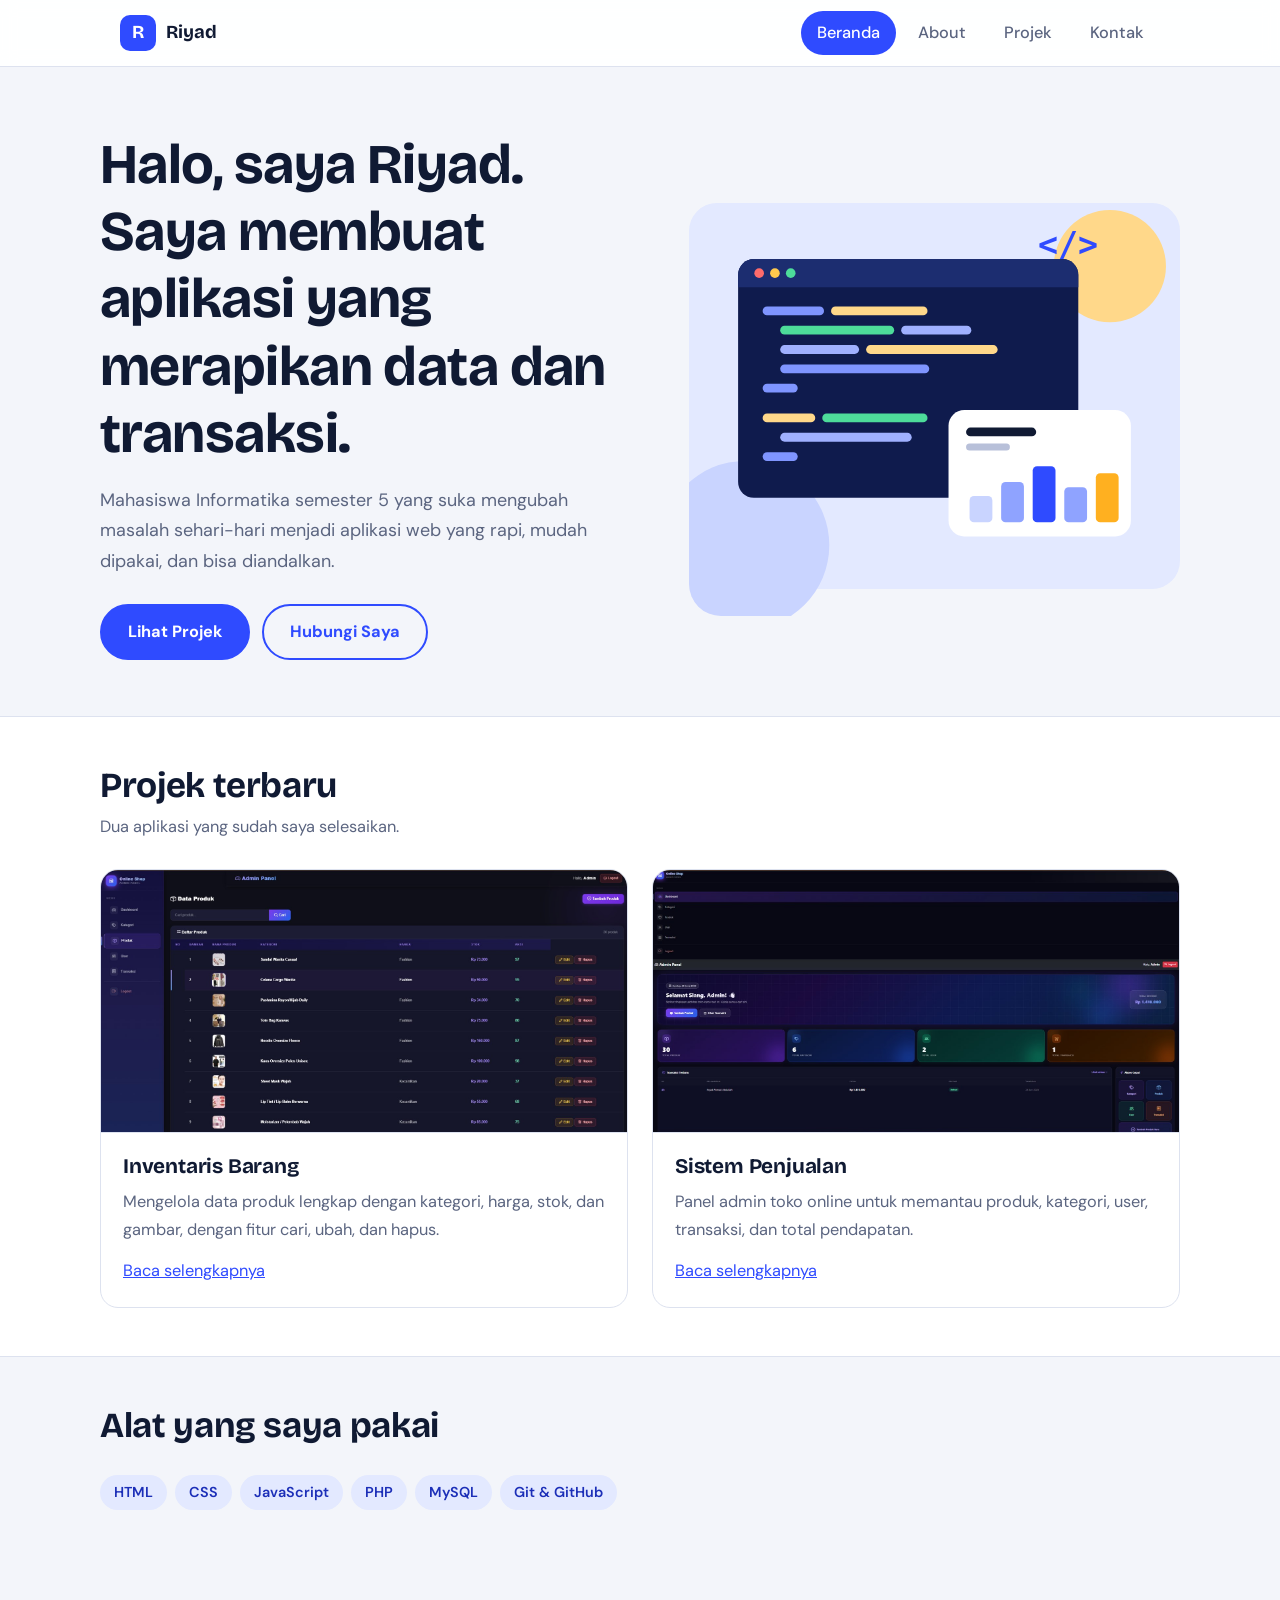
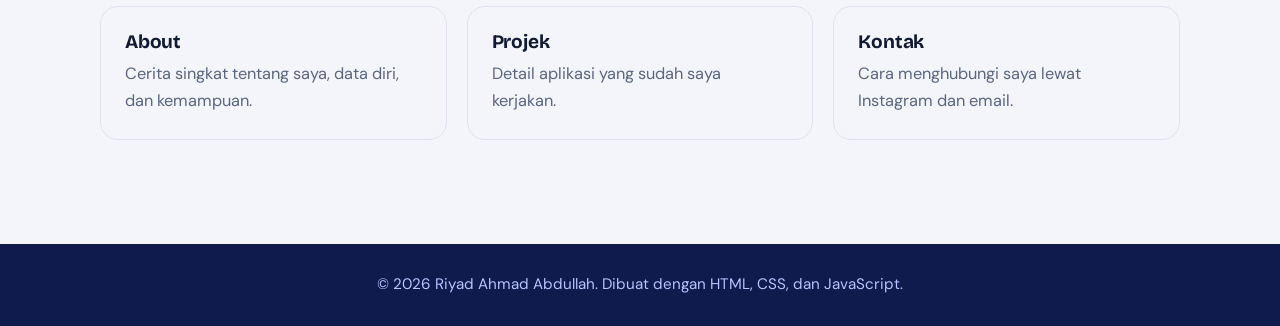
<file: index.html>
<!DOCTYPE html>
<html lang="id">
<head>
  <meta charset="UTF-8">
  <meta name="viewport" content="width=device-width, initial-scale=1.0">
  <title>Beranda | Riyad Ahmad Abdullah</title>
  <meta name="description" content="Portofolio Riyad Ahmad Abdullah, mahasiswa Informatika.">
  <link rel="preconnect" href="https://fonts.googleapis.com">
  <link rel="preconnect" href="https://fonts.gstatic.com" crossorigin>
  <link href="https://fonts.googleapis.com/css2?family=Bricolage+Grotesque:wght@500;700&family=DM+Sans:wght@400;500;700&display=swap" rel="stylesheet">
  <link rel="stylesheet" href="style/style.css">
</head>
<body>

  <header class="topbar">
    <div class="wrap bar">
      <a class="brand" href="index.html"><span class="logo">R</span> Riyad</a>
      <button class="burger" aria-label="Buka menu" aria-expanded="false" aria-controls="menu">
        <span></span><span></span><span></span>
      </button>
      <nav id="menu" aria-label="Menu utama">
        <ul>
          <li><a href="index.html" aria-current="page">Beranda</a></li>
          <li><a href="about.html">About</a></li>
          <li><a href="projek.html">Projek</a></li>
          <li><a href="kontak.html">Kontak</a></li>
        </ul>
      </nav>
    </div>
  </header>

  <main>
    <section class="wrap hero">
      <div>
        <h1>Halo, saya Riyad. Saya membuat aplikasi yang merapikan data dan transaksi.</h1>
        <p>
          Mahasiswa Informatika semester 5 yang suka mengubah masalah sehari-hari
          menjadi aplikasi web yang rapi, mudah dipakai, dan bisa diandalkan.
        </p>
        <div class="aksi">
          <a class="btn" href="projek.html">Lihat Projek</a>
          <a class="btn ghost" href="kontak.html">Hubungi Saya</a>
        </div>
      </div>
      <img src="images/hero.svg" alt="Ilustrasi jendela kode dan grafik" width="560" height="440">
    </section>

    <section class="band">
      <div class="wrap section">
        <div class="section-head">
          <h2>Projek terbaru</h2>
          <p>Dua aplikasi yang sudah saya selesaikan.</p>
        </div>
        <div class="cards">
          <article class="card">
            <img src="images/proj-inventaris.jpg" alt="Halaman Data Produk pada aplikasi inventaris barang">
            <div class="isi">
              <h3>Inventaris Barang</h3>
              <p>Mengelola data produk lengkap dengan kategori, harga, stok, dan gambar, dengan fitur cari, ubah, dan hapus.</p>
              <a href="projek.html#inventaris">Baca selengkapnya</a>
            </div>
          </article>
          <article class="card">
            <img src="images/proj-penjualan.jpg" alt="Dashboard admin pada sistem penjualan Online Shop">
            <div class="isi">
              <h3>Sistem Penjualan</h3>
              <p>Panel admin toko online untuk memantau produk, kategori, user, transaksi, dan total pendapatan.</p>
              <a href="projek.html#penjualan">Baca selengkapnya</a>
            </div>
          </article>
        </div>
      </div>
    </section>

    <section class="wrap section">
      <div class="section-head">
        <h2>Alat yang saya pakai</h2>
      </div>
      <ul class="chips">
        <li>HTML</li><li>CSS</li><li>JavaScript</li><li>PHP</li><li>MySQL</li><li>Git &amp; GitHub</li>
      </ul>
    </section>

    <section class="wrap section">
      <div class="jalan">
        <a href="about.html">
          <h3>About</h3>
          <p>Cerita singkat tentang saya, data diri, dan kemampuan.</p>
        </a>
        <a href="projek.html">
          <h3>Projek</h3>
          <p>Detail aplikasi yang sudah saya kerjakan.</p>
        </a>
        <a href="kontak.html">
          <h3>Kontak</h3>
          <p>Cara menghubungi saya lewat Instagram dan email.</p>
        </a>
      </div>
    </section>
  </main>

  <footer>
    <div class="wrap">&copy; <span id="tahun">2026</span> Riyad Ahmad Abdullah. Dibuat dengan HTML, CSS, dan JavaScript.</div>
  </footer>

  <script src="js/script.js"></script>
</body>
</html>
</file>
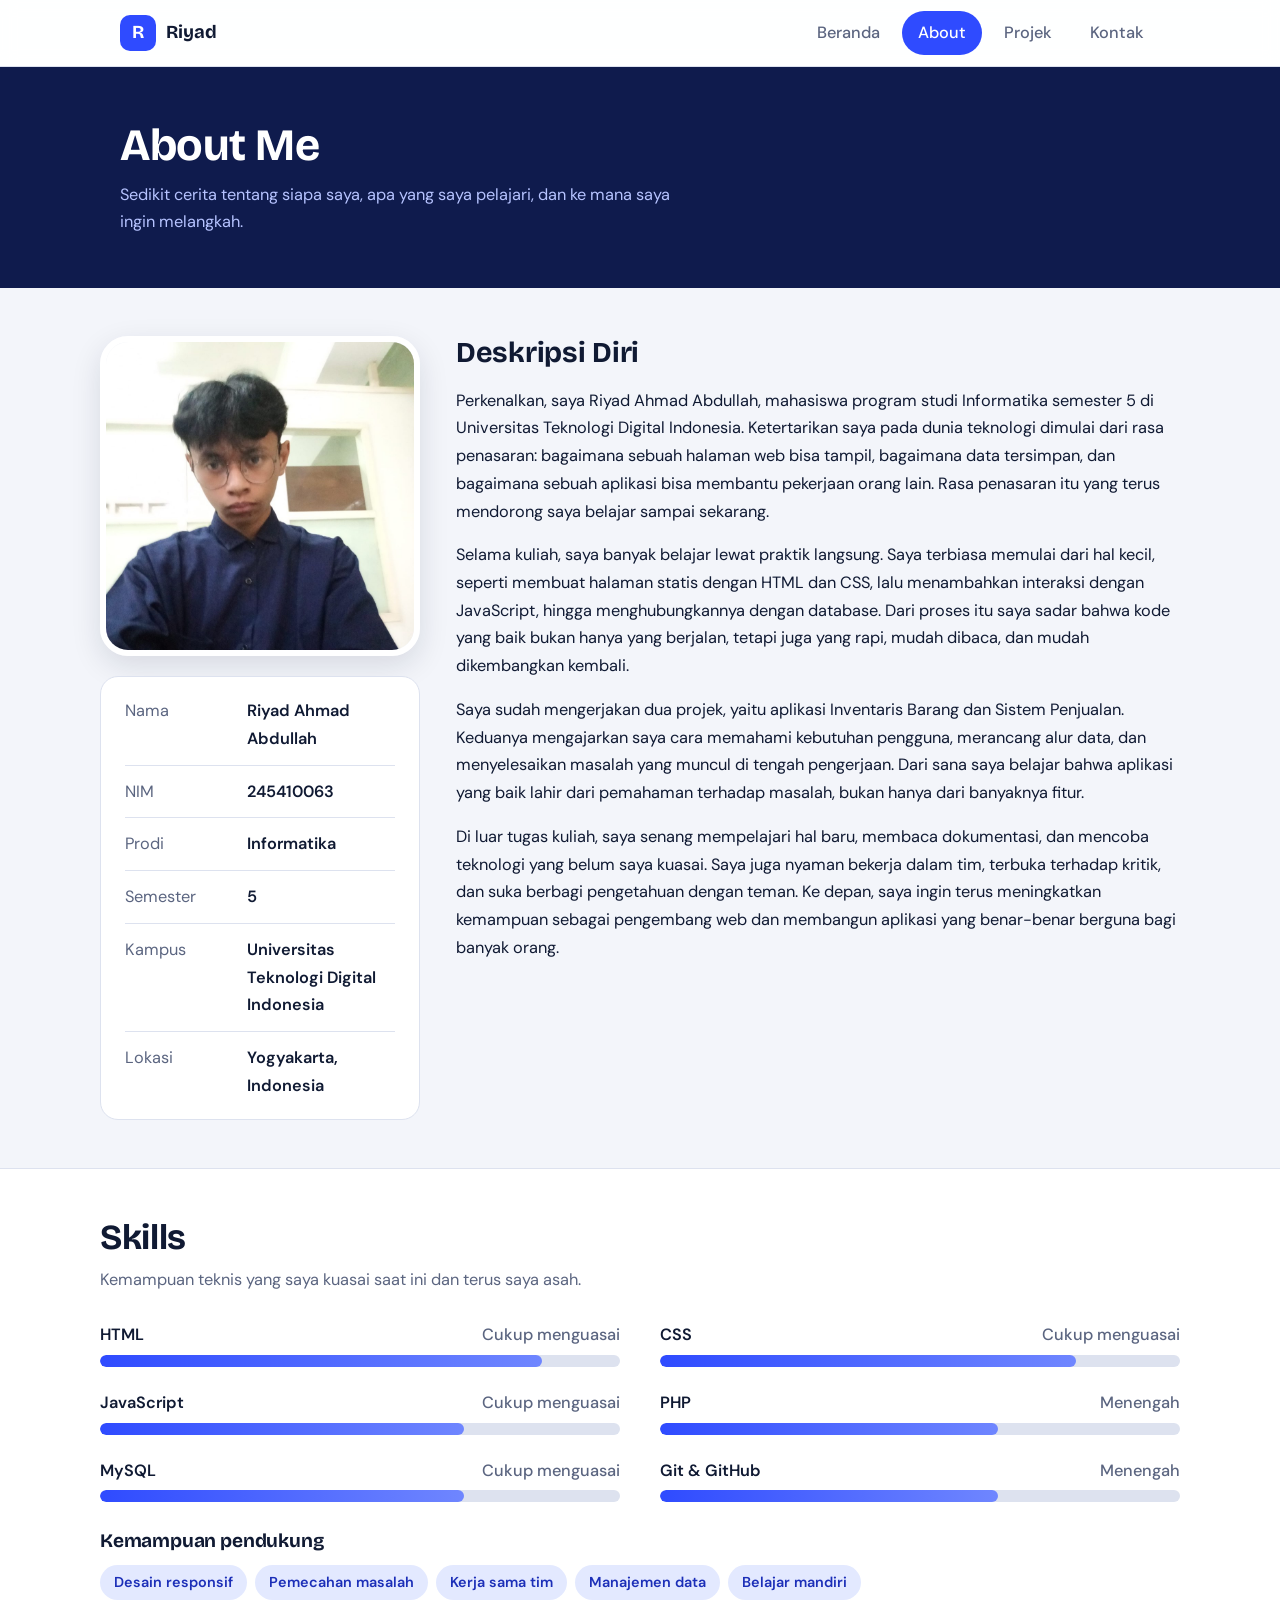
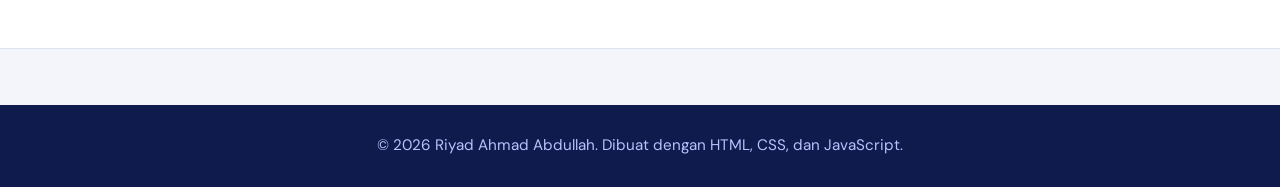
<file: about.html>
<!DOCTYPE html>
<html lang="id">
<head>
  <meta charset="UTF-8">
  <meta name="viewport" content="width=device-width, initial-scale=1.0">
  <title>About | Riyad Ahmad Abdullah</title>
  <meta name="description" content="Portofolio Riyad Ahmad Abdullah, mahasiswa Informatika.">
  <link rel="preconnect" href="https://fonts.googleapis.com">
  <link rel="preconnect" href="https://fonts.gstatic.com" crossorigin>
  <link href="https://fonts.googleapis.com/css2?family=Bricolage+Grotesque:wght@500;700&family=DM+Sans:wght@400;500;700&display=swap" rel="stylesheet">
  <link rel="stylesheet" href="style/style.css">
</head>
<body>

  <header class="topbar">
    <div class="wrap bar">
      <a class="brand" href="index.html"><span class="logo">R</span> Riyad</a>
      <button class="burger" aria-label="Buka menu" aria-expanded="false" aria-controls="menu">
        <span></span><span></span><span></span>
      </button>
      <nav id="menu" aria-label="Menu utama">
        <ul>
          <li><a href="index.html">Beranda</a></li>
          <li><a href="about.html" aria-current="page">About</a></li>
          <li><a href="projek.html">Projek</a></li>
          <li><a href="kontak.html">Kontak</a></li>
        </ul>
      </nav>
    </div>
  </header>

  <main>
    <section class="judul-halaman">
      <div class="wrap">
        <h1>About Me</h1>
        <p>Sedikit cerita tentang siapa saya, apa yang saya pelajari, dan ke mana saya ingin melangkah.</p>
      </div>
    </section>

    <section class="wrap section">
      <div class="profil">
        <div>
          <div class="foto">
            <!-- Simpan foto Anda sebagai images/foto.jpg. Jika belum ada, gambar avatar dipakai. -->
            <img src="images/foto.jpg" alt="Foto Riyad Ahmad Abdullah"
                 onerror="this.onerror=null;this.src='images/avatar.svg'">
          </div>
          <dl class="data">
            <div><dt>Nama</dt><dd>Riyad Ahmad Abdullah</dd></div>
            <div><dt>NIM</dt><dd>245410063</dd></div>
            <div><dt>Prodi</dt><dd>Informatika</dd></div>
            <div><dt>Semester</dt><dd>5</dd></div>
            <div><dt>Kampus</dt><dd>Universitas Teknologi Digital Indonesia</dd></div>
            <div><dt>Lokasi</dt><dd>Yogyakarta, Indonesia</dd></div>
          </dl>
        </div>

        <div class="cerita">
          <h2>Deskripsi Diri</h2>
          <p>
            Perkenalkan, saya Riyad Ahmad Abdullah, mahasiswa program studi
            Informatika semester 5 di Universitas Teknologi Digital Indonesia.
            Ketertarikan saya pada dunia teknologi dimulai dari rasa penasaran:
            bagaimana sebuah halaman web bisa tampil, bagaimana data tersimpan,
            dan bagaimana sebuah aplikasi bisa membantu pekerjaan orang lain.
            Rasa penasaran itu yang terus mendorong saya belajar sampai sekarang.
          </p>
          <p>
            Selama kuliah, saya banyak belajar lewat praktik langsung. Saya
            terbiasa memulai dari hal kecil, seperti membuat halaman statis dengan
            HTML dan CSS, lalu menambahkan interaksi dengan JavaScript, hingga
            menghubungkannya dengan database. Dari proses itu saya sadar bahwa
            kode yang baik bukan hanya yang berjalan, tetapi juga yang rapi,
            mudah dibaca, dan mudah dikembangkan kembali.
          </p>
          <p>
            Saya sudah mengerjakan dua projek, yaitu aplikasi Inventaris Barang
            dan Sistem Penjualan. Keduanya mengajarkan saya cara memahami
            kebutuhan pengguna, merancang alur data, dan menyelesaikan masalah
            yang muncul di tengah pengerjaan. Dari sana saya belajar bahwa
            aplikasi yang baik lahir dari pemahaman terhadap masalah, bukan
            hanya dari banyaknya fitur.
          </p>
          <p>
            Di luar tugas kuliah, saya senang mempelajari hal baru, membaca
            dokumentasi, dan mencoba teknologi yang belum saya kuasai. Saya juga
            nyaman bekerja dalam tim, terbuka terhadap kritik, dan suka berbagi
            pengetahuan dengan teman. Ke depan, saya ingin terus meningkatkan
            kemampuan sebagai pengembang web dan membangun aplikasi yang
            benar-benar berguna bagi banyak orang.
          </p>
        </div>
      </div>
    </section>

    <section class="band">
      <div class="wrap section">
        <div class="section-head">
          <h2>Skills</h2>
          <p>Kemampuan teknis yang saya kuasai saat ini dan terus saya asah.</p>
        </div>
        <div class="skills">
        <div class="skill">
          <div class="baris"><span>HTML</span><span>Cukup menguasai</span></div>
          <div class="track" role="img" aria-label="HTML: 85 persen"><span data-level="85"></span></div>
        </div>
        <div class="skill">
          <div class="baris"><span>CSS</span><span>Cukup menguasai</span></div>
          <div class="track" role="img" aria-label="CSS: 80 persen"><span data-level="80"></span></div>
        </div>
        <div class="skill">
          <div class="baris"><span>JavaScript</span><span>Cukup menguasai</span></div>
          <div class="track" role="img" aria-label="JavaScript: 70 persen"><span data-level="70"></span></div>
        </div>
        <div class="skill">
          <div class="baris"><span>PHP</span><span>Menengah</span></div>
          <div class="track" role="img" aria-label="PHP: 65 persen"><span data-level="65"></span></div>
        </div>
        <div class="skill">
          <div class="baris"><span>MySQL</span><span>Cukup menguasai</span></div>
          <div class="track" role="img" aria-label="MySQL: 70 persen"><span data-level="70"></span></div>
        </div>
        <div class="skill">
          <div class="baris"><span>Git &amp; GitHub</span><span>Menengah</span></div>
          <div class="track" role="img" aria-label="Git &amp; GitHub: 65 persen"><span data-level="65"></span></div>
        </div>
        </div>

        <div class="catatan">
          <h3>Kemampuan pendukung</h3>
          <ul class="chips">
            <li>Desain responsif</li><li>Pemecahan masalah</li><li>Kerja sama tim</li>
            <li>Manajemen data</li><li>Belajar mandiri</li>
          </ul>
        </div>
      </div>
    </section>
  </main>

  <footer>
    <div class="wrap">&copy; <span id="tahun">2026</span> Riyad Ahmad Abdullah. Dibuat dengan HTML, CSS, dan JavaScript.</div>
  </footer>

  <script src="js/script.js"></script>
</body>
</html>
</file>
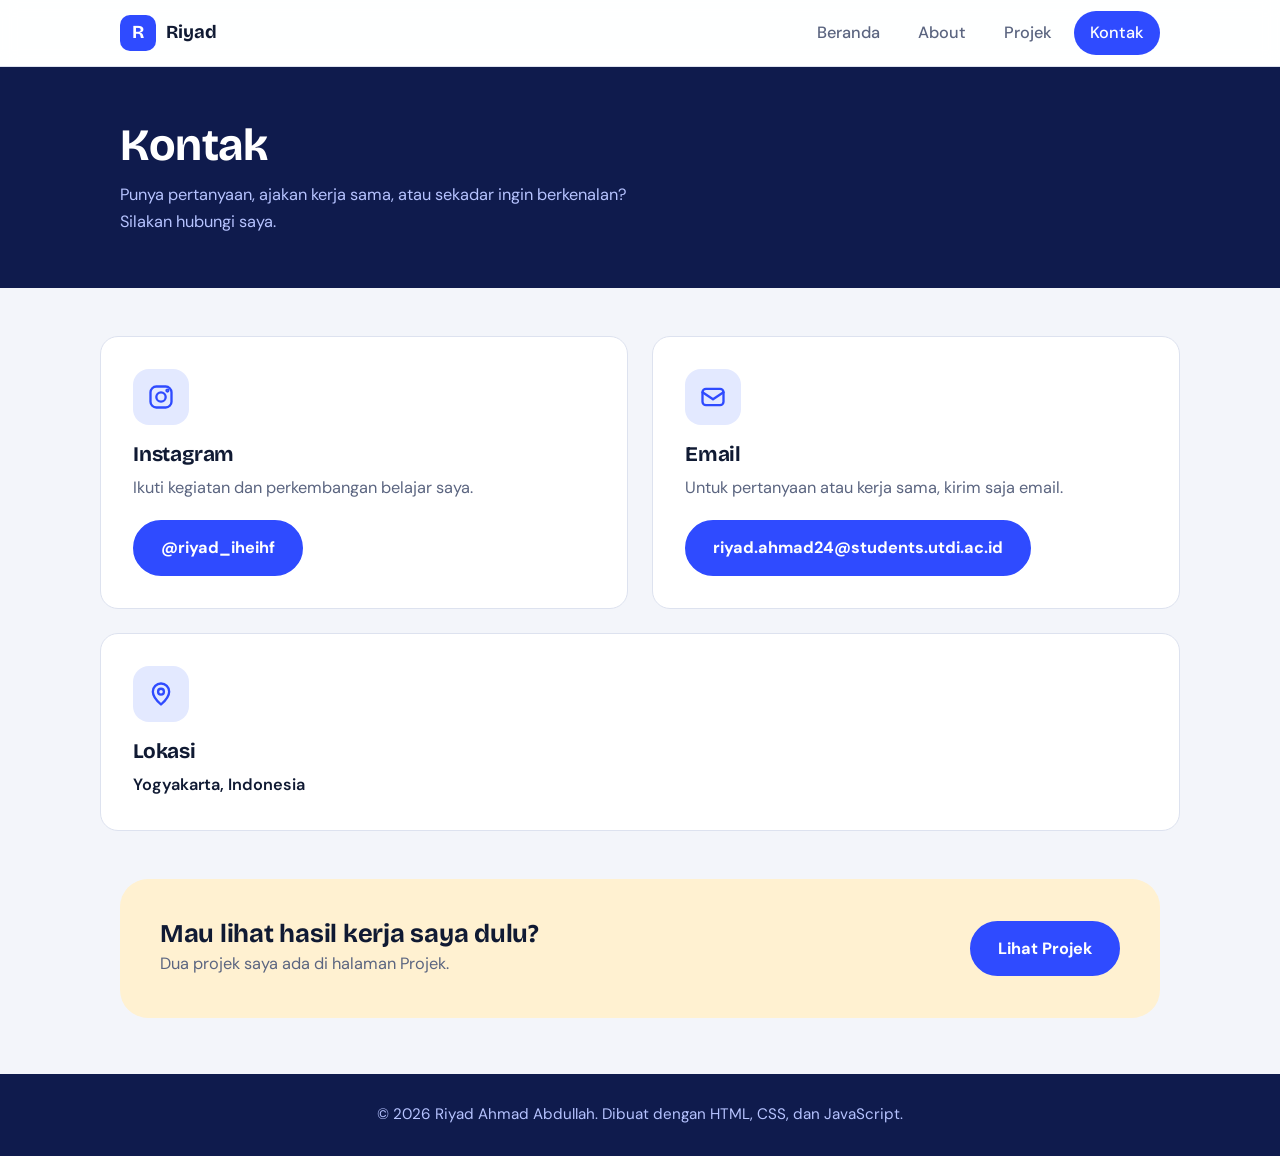
<file: kontak.html>
<!DOCTYPE html>
<html lang="id">
<head>
  <meta charset="UTF-8">
  <meta name="viewport" content="width=device-width, initial-scale=1.0">
  <title>Kontak | Riyad Ahmad Abdullah</title>
  <meta name="description" content="Portofolio Riyad Ahmad Abdullah, mahasiswa Informatika.">
  <link rel="preconnect" href="https://fonts.googleapis.com">
  <link rel="preconnect" href="https://fonts.gstatic.com" crossorigin>
  <link href="https://fonts.googleapis.com/css2?family=Bricolage+Grotesque:wght@500;700&family=DM+Sans:wght@400;500;700&display=swap" rel="stylesheet">
  <link rel="stylesheet" href="style/style.css">
</head>
<body>

  <header class="topbar">
    <div class="wrap bar">
      <a class="brand" href="index.html"><span class="logo">R</span> Riyad</a>
      <button class="burger" aria-label="Buka menu" aria-expanded="false" aria-controls="menu">
        <span></span><span></span><span></span>
      </button>
      <nav id="menu" aria-label="Menu utama">
        <ul>
          <li><a href="index.html">Beranda</a></li>
          <li><a href="about.html">About</a></li>
          <li><a href="projek.html">Projek</a></li>
          <li><a href="kontak.html" aria-current="page">Kontak</a></li>
        </ul>
      </nav>
    </div>
  </header>

  <main>
    <section class="judul-halaman">
      <div class="wrap">
        <h1>Kontak</h1>
        <p>Punya pertanyaan, ajakan kerja sama, atau sekadar ingin berkenalan? Silakan hubungi saya.</p>
      </div>
    </section>

    <section class="wrap section">
      <div class="kontak-grid">
        <div class="kontak-kartu">
          <div class="ikon" aria-hidden="true">
            <svg viewBox="0 0 24 24"><rect x="3" y="3" width="18" height="18" rx="5"/><circle cx="12" cy="12" r="4"/><circle cx="17.5" cy="6.5" r="0.8"/></svg>
          </div>
          <h3>Instagram</h3>
          <p>Ikuti kegiatan dan perkembangan belajar saya.</p>
          <a class="btn" href="https://instagram.com/riyad_iheihf" target="_blank" rel="noopener">@riyad_iheihf</a>
        </div>

        <div class="kontak-kartu">
          <div class="ikon" aria-hidden="true">
            <svg viewBox="0 0 24 24"><rect x="3" y="5" width="18" height="14" rx="3"/><path d="M3 8l9 6 9-6"/></svg>
          </div>
          <h3>Email</h3>
          <p>Untuk pertanyaan atau kerja sama, kirim saja email.</p>
          <a class="btn" href="mailto:riyad.ahmad24@students.utdi.ac.id">riyad.ahmad24@students.utdi.ac.id</a>
        </div>

        <div class="kontak-kartu lebar">
          <div class="ikon" aria-hidden="true">
            <svg viewBox="0 0 24 24"><path d="M12 21s-7-6.2-7-11a7 7 0 0 1 14 0c0 4.8-7 11-7 11z"/><circle cx="12" cy="10" r="2.5"/></svg>
          </div>
          <h3>Lokasi</h3>
          <p>Yogyakarta, Indonesia</p>
        </div>
      </div>
    </section>

    <section class="wrap">
      <div class="ajakan">
        <div>
          <h2>Mau lihat hasil kerja saya dulu?</h2>
          <p>Dua projek saya ada di halaman Projek.</p>
        </div>
        <a class="btn" href="projek.html">Lihat Projek</a>
      </div>
    </section>
  </main>

  <footer>
    <div class="wrap">&copy; <span id="tahun">2026</span> Riyad Ahmad Abdullah. Dibuat dengan HTML, CSS, dan JavaScript.</div>
  </footer>

  <script src="js/script.js"></script>
</body>
</html>
</file>
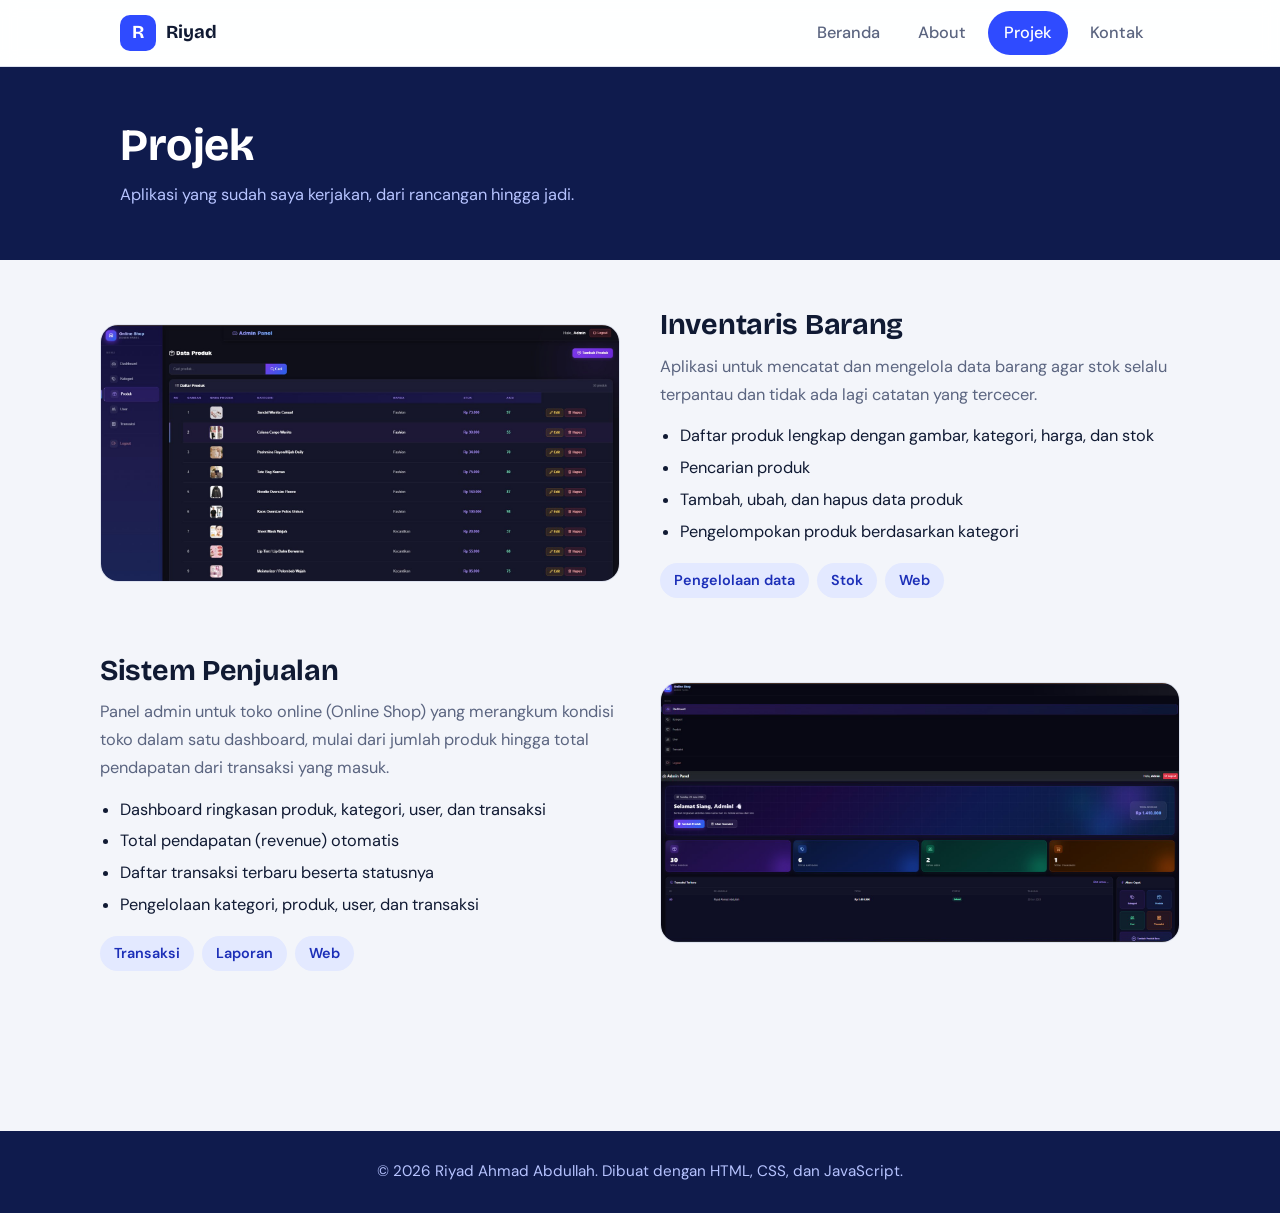
<file: projek.html>
<!DOCTYPE html>
<html lang="id">
<head>
  <meta charset="UTF-8">
  <meta name="viewport" content="width=device-width, initial-scale=1.0">
  <title>Projek | Riyad Ahmad Abdullah</title>
  <meta name="description" content="Portofolio Riyad Ahmad Abdullah, mahasiswa Informatika.">
  <link rel="preconnect" href="https://fonts.googleapis.com">
  <link rel="preconnect" href="https://fonts.gstatic.com" crossorigin>
  <link href="https://fonts.googleapis.com/css2?family=Bricolage+Grotesque:wght@500;700&family=DM+Sans:wght@400;500;700&display=swap" rel="stylesheet">
  <link rel="stylesheet" href="style/style.css">
</head>
<body>

  <header class="topbar">
    <div class="wrap bar">
      <a class="brand" href="index.html"><span class="logo">R</span> Riyad</a>
      <button class="burger" aria-label="Buka menu" aria-expanded="false" aria-controls="menu">
        <span></span><span></span><span></span>
      </button>
      <nav id="menu" aria-label="Menu utama">
        <ul>
          <li><a href="index.html">Beranda</a></li>
          <li><a href="about.html">About</a></li>
          <li><a href="projek.html" aria-current="page">Projek</a></li>
          <li><a href="kontak.html">Kontak</a></li>
        </ul>
      </nav>
    </div>
  </header>

  <main>
    <section class="judul-halaman">
      <div class="wrap">
        <h1>Projek</h1>
        <p>Aplikasi yang sudah saya kerjakan, dari rancangan hingga jadi.</p>
      </div>
    </section>

    <section class="wrap section">
      <article class="projek" id="inventaris">
        <div class="gambar">
          <img src="images/proj-inventaris.jpg" alt="Halaman Data Produk pada aplikasi inventaris barang">
        </div>
        <div>
          <h2>Inventaris Barang</h2>
          <p>
            Aplikasi untuk mencatat dan mengelola data barang agar stok selalu
            terpantau dan tidak ada lagi catatan yang tercecer.
          </p>
          <ul class="fitur">
            <li>Daftar produk lengkap dengan gambar, kategori, harga, dan stok</li>
            <li>Pencarian produk</li>
            <li>Tambah, ubah, dan hapus data produk</li>
            <li>Pengelompokan produk berdasarkan kategori</li>
          </ul>
          <ul class="chips">
            <li>Pengelolaan data</li><li>Stok</li><li>Web</li>
          </ul>
        </div>
      </article>

      <article class="projek" id="penjualan">
        <div class="gambar">
          <img src="images/proj-penjualan.jpg" alt="Dashboard admin pada sistem penjualan Online Shop">
        </div>
        <div>
          <h2>Sistem Penjualan</h2>
          <p>
            Panel admin untuk toko online (Online Shop) yang merangkum kondisi
            toko dalam satu dashboard, mulai dari jumlah produk hingga total
            pendapatan dari transaksi yang masuk.
          </p>
          <ul class="fitur">
            <li>Dashboard ringkasan produk, kategori, user, dan transaksi</li>
            <li>Total pendapatan (revenue) otomatis</li>
            <li>Daftar transaksi terbaru beserta statusnya</li>
            <li>Pengelolaan kategori, produk, user, dan transaksi</li>
          </ul>
          <ul class="chips">
            <li>Transaksi</li><li>Laporan</li><li>Web</li>
          </ul>
        </div>
      </article>
    </section>
  </main>

  <footer>
    <div class="wrap">&copy; <span id="tahun">2026</span> Riyad Ahmad Abdullah. Dibuat dengan HTML, CSS, dan JavaScript.</div>
  </footer>

  <script src="js/script.js"></script>
</body>
</html>
</file>
<file: style/style.css>
/* ============ Variabel warna & font ============ */
:root {
  --bg: #f3f5fa;
  --surface: #ffffff;
  --ink: #101a33;
  --muted: #5b6580;
  --line: #dde2ef;
  --brand: #2f4bff;
  --brand-dark: #1c2fb8;
  --brand-soft: #e3e9ff;
  --amber: #ffb020;
  --amber-soft: #fff1d1;
  --deep: #0f1b4d;
  --radius: 18px;
  --font-head: "Bricolage Grotesque", "Segoe UI", Arial, sans-serif;
  --font-body: "DM Sans", "Segoe UI", Arial, sans-serif;
}

* { box-sizing: border-box; margin: 0; padding: 0; }

html { scroll-behavior: smooth; }

body {
  font-family: var(--font-body);
  background: var(--bg);
  color: var(--ink);
  line-height: 1.7;
  font-size: 1.02rem;
}

img { max-width: 100%; display: block; }
a { color: var(--brand); }

h1, h2, h3 {
  font-family: var(--font-head);
  line-height: 1.2;
  letter-spacing: -0.01em;
}

.wrap {
  max-width: 1080px;
  margin: 0 auto;
  padding: 0 20px;
}

:focus-visible {
  outline: 3px solid var(--amber);
  outline-offset: 3px;
}

/* ============ Navigasi ============ */
.topbar {
  position: sticky;
  top: 0;
  z-index: 10;
  background: rgba(255, 255, 255, 0.92);
  backdrop-filter: blur(8px);
  border-bottom: 1px solid var(--line);
}

.bar {
  display: flex;
  align-items: center;
  justify-content: space-between;
  min-height: 66px;
}

.brand {
  display: flex;
  align-items: center;
  gap: 10px;
  font-family: var(--font-head);
  font-weight: 700;
  font-size: 1.15rem;
  color: var(--ink);
  text-decoration: none;
}

.logo {
  display: grid;
  place-items: center;
  width: 36px;
  height: 36px;
  border-radius: 10px;
  background: var(--brand);
  color: #fff;
}

nav ul {
  list-style: none;
  display: flex;
  gap: 6px;
}

nav a {
  display: block;
  padding: 8px 16px;
  border-radius: 999px;
  color: var(--muted);
  text-decoration: none;
  font-weight: 500;
}

nav a:hover { color: var(--ink); background: var(--brand-soft); }

nav a[aria-current="page"] {
  background: var(--brand);
  color: #fff;
}

.burger {
  display: none;
  background: none;
  border: 0;
  padding: 8px;
  cursor: pointer;
}

.burger span {
  display: block;
  width: 24px;
  height: 3px;
  margin: 5px 0;
  background: var(--ink);
  border-radius: 2px;
}

/* ============ Tombol & chip ============ */
.btn {
  display: inline-block;
  padding: 12px 26px;
  border-radius: 999px;
  font-weight: 700;
  text-decoration: none;
  border: 2px solid var(--brand);
  background: var(--brand);
  color: #fff;
  transition: background 0.2s, color 0.2s;
}

.btn:hover { background: var(--brand-dark); border-color: var(--brand-dark); }

.btn.ghost { background: transparent; color: var(--brand); }
.btn.ghost:hover { background: var(--brand-soft); border-color: var(--brand); }

.chips {
  display: flex;
  flex-wrap: wrap;
  gap: 8px;
  list-style: none;
}

.chips li {
  padding: 5px 14px;
  border-radius: 999px;
  background: var(--brand-soft);
  color: var(--brand-dark);
  font-size: 0.9rem;
  font-weight: 600;
}

/* ============ Hero ============ */
.hero {
  display: grid;
  grid-template-columns: 1.1fr 1fr;
  gap: 48px;
  align-items: center;
  padding: 64px 0 56px;
}

.hero h1 {
  font-size: clamp(2.2rem, 5vw, 3.5rem);
  margin-bottom: 18px;
}

.hero p {
  color: var(--muted);
  font-size: 1.12rem;
  margin-bottom: 28px;
  max-width: 520px;
}

.hero .aksi { display: flex; gap: 12px; flex-wrap: wrap; }

.hero img { border-radius: 32px; width: 100%; }

/* ============ Bagian umum ============ */
.section { padding: 48px 0; }

.section-head { margin-bottom: 28px; }
.section-head h2 { font-size: clamp(1.6rem, 3.5vw, 2.2rem); }
.section-head p { color: var(--muted); margin-top: 6px; }

.band {
  background: var(--surface);
  border-top: 1px solid var(--line);
  border-bottom: 1px solid var(--line);
}

/* ============ Kartu projek ============ */
.cards {
  display: grid;
  grid-template-columns: repeat(2, 1fr);
  gap: 24px;
}

.card {
  background: var(--surface);
  border: 1px solid var(--line);
  border-radius: var(--radius);
  overflow: hidden;
}

.card img { width: 100%; aspect-ratio: 2 / 1; object-fit: cover; object-position: top left; border-bottom: 1px solid var(--line); }
.card .isi { padding: 22px; }
.card h3 { font-size: 1.3rem; margin-bottom: 8px; }
.card p { color: var(--muted); margin-bottom: 14px; }

/* ============ Jalan pintas halaman ============ */
.jalan {
  display: grid;
  grid-template-columns: repeat(3, 1fr);
  gap: 20px;
}

.jalan a {
  display: block;
  padding: 24px;
  border-radius: var(--radius);
  background: var(--bg);
  border: 1px solid var(--line);
  text-decoration: none;
  color: var(--ink);
  transition: border-color 0.2s, background 0.2s;
}

.jalan a:hover { border-color: var(--brand); background: var(--brand-soft); }
.jalan h3 { margin-bottom: 6px; }
.jalan p { color: var(--muted); }

/* ============ Judul halaman dalam ============ */
.judul-halaman {
  background: var(--deep);
  color: #fff;
  padding: 52px 0;
}

.judul-halaman h1 { font-size: clamp(2rem, 4.5vw, 2.8rem); }
.judul-halaman p { color: #b6c3ff; margin-top: 8px; max-width: 560px; }

/* ============ About ============ */
.profil {
  display: grid;
  grid-template-columns: 320px 1fr;
  gap: 36px;
  align-items: start;
}

.foto {
  border-radius: 28px;
  overflow: hidden;
  border: 6px solid var(--surface);
  box-shadow: 0 10px 30px rgba(16, 26, 51, 0.12);
}

.foto img { width: 100%; aspect-ratio: 1 / 1; object-fit: cover; object-position: 50% 22%; }

.data {
  background: var(--surface);
  border: 1px solid var(--line);
  border-radius: var(--radius);
  padding: 8px 24px;
  margin-top: 20px;
}

.data div {
  display: grid;
  grid-template-columns: 110px 1fr;
  gap: 12px;
  padding: 12px 0;
  border-bottom: 1px solid var(--line);
}

.data div:last-child { border-bottom: 0; }
.data dt { color: var(--muted); }
.data dd { font-weight: 600; }

.cerita h2 { font-size: 1.8rem; margin-bottom: 16px; }
.cerita p { margin-bottom: 16px; max-width: 68ch; }

/* ============ Skills ============ */
.skills {
  display: grid;
  grid-template-columns: repeat(2, 1fr);
  gap: 22px 40px;
}

.skill .baris {
  display: flex;
  justify-content: space-between;
  font-weight: 600;
  margin-bottom: 6px;
}

.skill .baris span:last-child { color: var(--muted); font-weight: 500; }

.track {
  height: 12px;
  border-radius: 999px;
  background: var(--line);
  overflow: hidden;
}

.track span {
  display: block;
  height: 100%;
  width: 0;
  border-radius: 999px;
  background: linear-gradient(90deg, var(--brand), #6f86ff);
  transition: width 1s ease;
}

.catatan { margin-top: 28px; }
.catatan h3 { margin-bottom: 12px; }

/* ============ Halaman projek ============ */
.projek {
  display: grid;
  grid-template-columns: 1fr 1fr;
  gap: 40px;
  align-items: center;
  margin-bottom: 56px;
}

.projek:nth-child(even) .gambar { order: 2; }

.projek .gambar img {
  border-radius: var(--radius);
  border: 1px solid var(--line);
  width: 100%;
}

.projek h2 { font-size: 1.8rem; margin-bottom: 10px; }
.projek p { color: var(--muted); margin-bottom: 14px; }
.projek ul.fitur { margin: 0 0 18px 20px; }
.projek ul.fitur li { margin-bottom: 4px; }

/* ============ Kontak ============ */
.kontak-grid {
  display: grid;
  grid-template-columns: repeat(2, 1fr);
  gap: 24px;
}

.kontak-kartu {
  background: var(--surface);
  border: 1px solid var(--line);
  border-radius: var(--radius);
  padding: 32px;
}

.ikon {
  display: grid;
  place-items: center;
  width: 56px;
  height: 56px;
  border-radius: 16px;
  background: var(--brand-soft);
  margin-bottom: 18px;
}

.ikon svg { width: 28px; height: 28px; stroke: var(--brand); fill: none; stroke-width: 2; stroke-linecap: round; stroke-linejoin: round; }

.kontak-kartu.lebar { grid-column: 1 / -1; }
.kontak-kartu .btn { overflow-wrap: anywhere; }
.kontak-kartu.lebar p { margin-bottom: 0; font-weight: 600; color: var(--ink); }
.kontak-kartu h3 { font-size: 1.3rem; margin-bottom: 6px; }
.kontak-kartu p { color: var(--muted); margin-bottom: 18px; }

/* ============ Ajakan di bawah ============ */
.ajakan {
  background: var(--amber-soft);
  border-radius: 28px;
  padding: 40px;
  display: flex;
  justify-content: space-between;
  align-items: center;
  gap: 24px;
  flex-wrap: wrap;
}

.ajakan h2 { font-size: 1.6rem; }
.ajakan p { color: var(--muted); }

/* ============ Footer ============ */
footer {
  margin-top: 56px;
  background: var(--deep);
  color: #b6c3ff;
  padding: 28px 0;
  text-align: center;
  font-size: 0.95rem;
}

/* ============ Responsif ============ */
@media (max-width: 820px) {
  .burger { display: block; }

  nav {
    display: none;
    position: absolute;
    top: 66px;
    left: 0;
    right: 0;
    background: var(--surface);
    border-bottom: 1px solid var(--line);
    padding: 12px 20px 18px;
  }

  nav.buka { display: block; }
  nav ul { flex-direction: column; }

  .hero, .profil, .projek, .cards, .kontak-grid, .jalan, .skills {
    grid-template-columns: 1fr;
  }

  .hero { padding-top: 36px; gap: 32px; }
  .projek:nth-child(even) .gambar { order: 0; }
  .profil .foto { max-width: 320px; }
}

@media (prefers-reduced-motion: reduce) {
  html { scroll-behavior: auto; }
  .track span, .btn, .jalan a { transition: none; }
}
</file>
